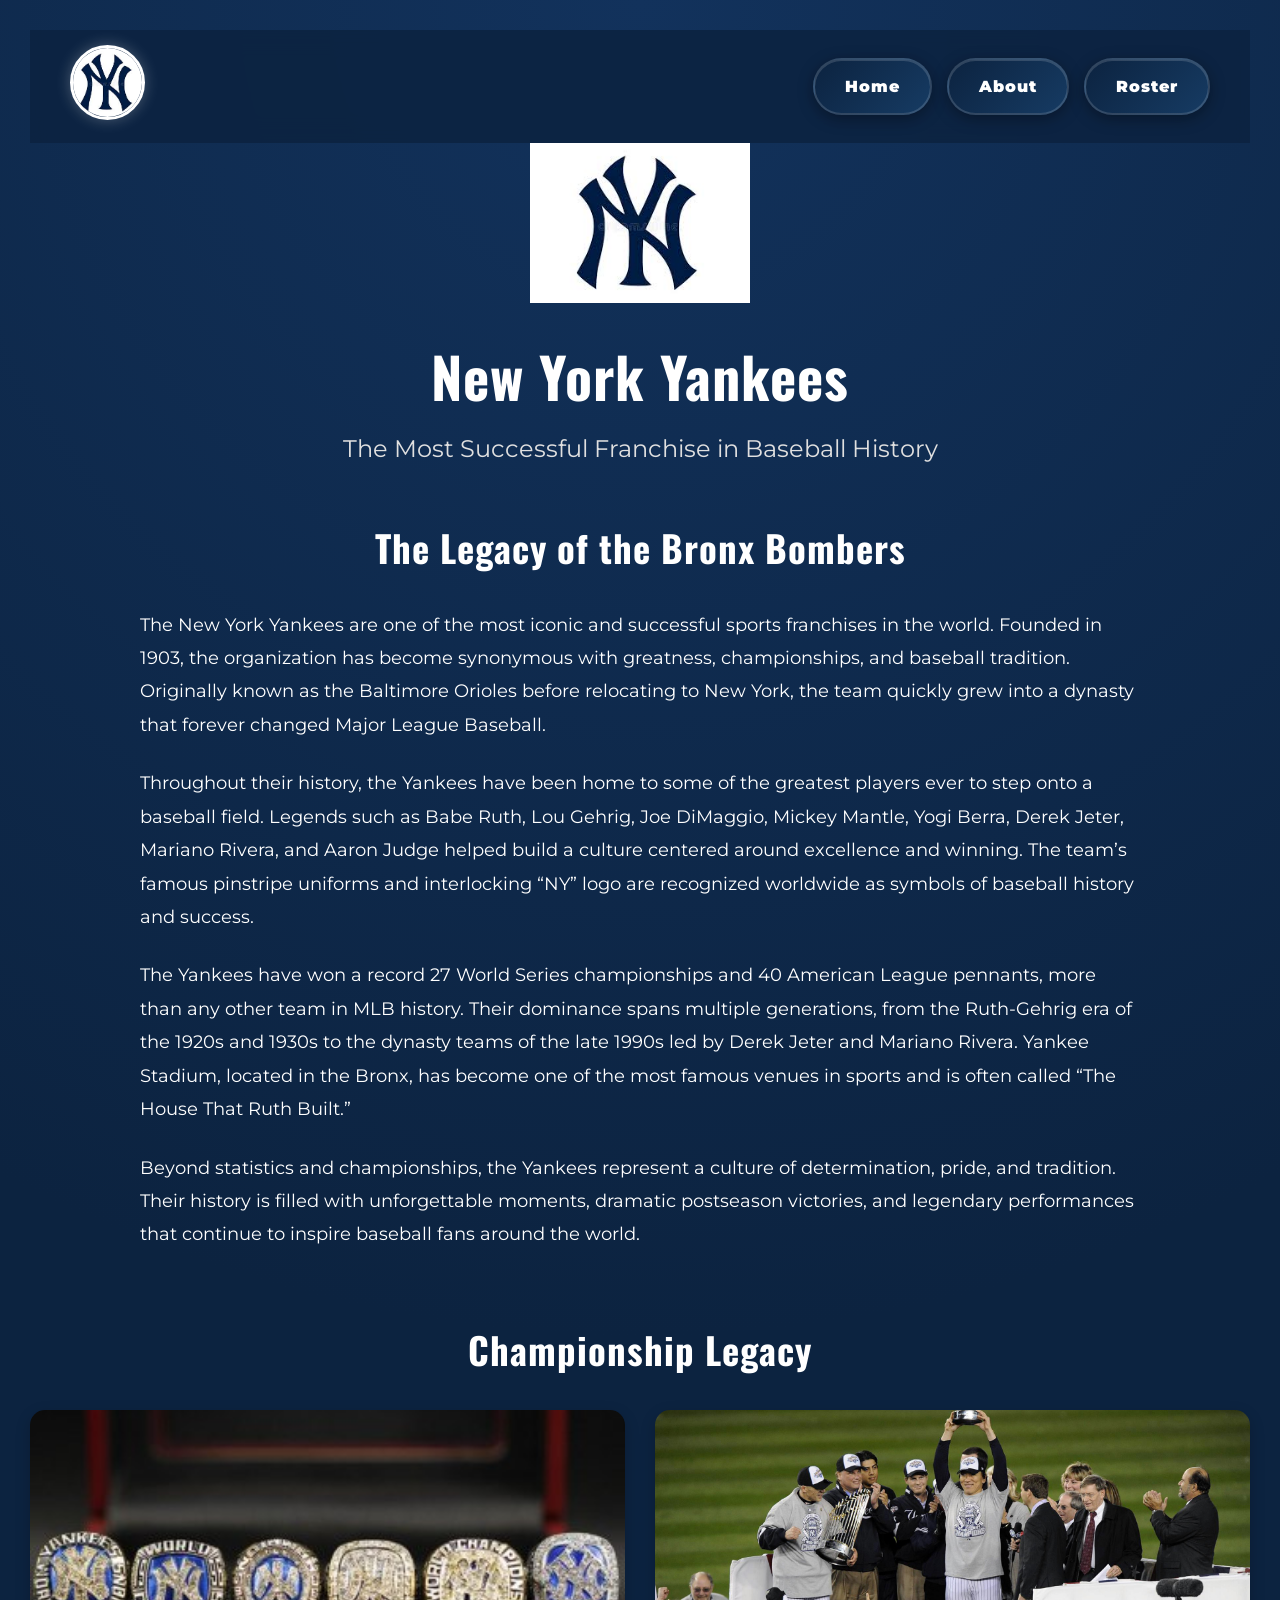
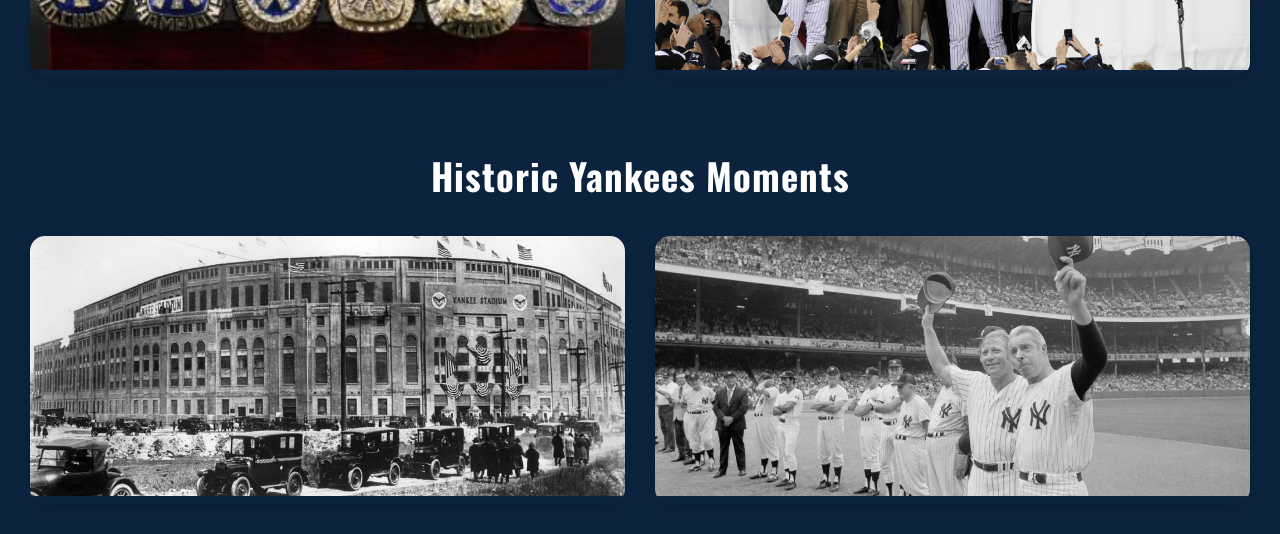
<file: about.html>
<!doctype html>
<html lang="en-us">

<head>
    <meta charset="utf-8">
    <meta name="viewport" content="width=device-width, initial-scale=1">
    <link rel="preconnect" href="https://fonts.googleapis.com">
<link rel="preconnect" href="https://fonts.gstatic.com" crossorigin>

<link href="https://fonts.googleapis.com/css2?family=Oswald:wght@400;500;700&family=Montserrat:wght@300;400;500;700;900&display=swap" rel="stylesheet">

    <title>About The Yankees</title>

    <link rel="stylesheet" href="style.css">
</head>
<script src="script.js"></script>

<body>

    <div class="about-page">

        <!-- NAVIGATION -->

       <nav class="top-nav">

    <div class="nav-left">

        <a href="index.html"><img src="yanks.jpg" alt="Yankees Logo" class="nav-logo"> </a>

    </div>

    <div class="nav-right">

        <a href="index.html" class="nav-btn">Home</a>

        <a href="about.html" class="nav-btn">About</a>

        <a href="roster.html" class="nav-btn">Roster</a>

    </div>

</nav>

        <!-- HERO SECTION -->

        <section class="about-hero">

            <img src="yanks.jpg" alt="Yankees Logo" class="about-logo">

            <h1>New York Yankees</h1>

            <p class="hero-subtitle">
                The Most Successful Franchise in Baseball History
            </p>

        </section>

        <!-- HISTORY SECTION -->

        <section class="history-section">

            <h2>The Legacy of the Bronx Bombers</h2>

            <p>
                The New York Yankees are one of the most iconic and successful sports
                franchises in the world. Founded in 1903, the organization has become
                synonymous with greatness, championships, and baseball tradition.
                Originally known as the Baltimore Orioles before relocating to New York,
                the team quickly grew into a dynasty that forever changed Major League
                Baseball.
            </p>

            <p>
                Throughout their history, the Yankees have been home to some of the
                greatest players ever to step onto a baseball field. Legends such as
                Babe Ruth, Lou Gehrig, Joe DiMaggio, Mickey Mantle, Yogi Berra,
                Derek Jeter, Mariano Rivera, and Aaron Judge helped build a culture
                centered around excellence and winning. The team’s famous pinstripe
                uniforms and interlocking “NY” logo are recognized worldwide as symbols
                of baseball history and success.
            </p>

            <p>
                The Yankees have won a record 27 World Series championships and
                40 American League pennants, more than any other team in MLB history.
                Their dominance spans multiple generations, from the Ruth-Gehrig era
                of the 1920s and 1930s to the dynasty teams of the late 1990s led by
                Derek Jeter and Mariano Rivera. Yankee Stadium, located in the Bronx,
                has become one of the most famous venues in sports and is often called
                “The House That Ruth Built.”
            </p>

            <p>
                Beyond statistics and championships, the Yankees represent a culture
                of determination, pride, and tradition. Their history is filled with
                unforgettable moments, dramatic postseason victories, and legendary
                performances that continue to inspire baseball fans around the world.
            </p>

        </section>

        <!-- CHAMPIONSHIP RINGS -->

        <section class="image-section">

            <h2>Championship Legacy</h2>

            <div class="image-gallery">

                <div class="history-card">
                    <img src="rings.jpg" alt="World Series Ring">
                </div>

                <div class="history-card">
                    <img src="new.jpg" alt="Championship Ring">
                </div>

            </div>

        </section>

        <!-- HISTORIC PHOTOS -->

        <section class="image-section">

            <h2>Historic Yankees Moments</h2>

            <div class="image-gallery">

                <div class="history-card">
                    <img src="stadium.jpg" alt="Historic Yankees">
                </div>

                <div class="history-card">
                    <img src="field.jpg" alt="Yankee Stadium">
                </div>

            </div>

        </section>

    </div>

</body>

</html>
</file>
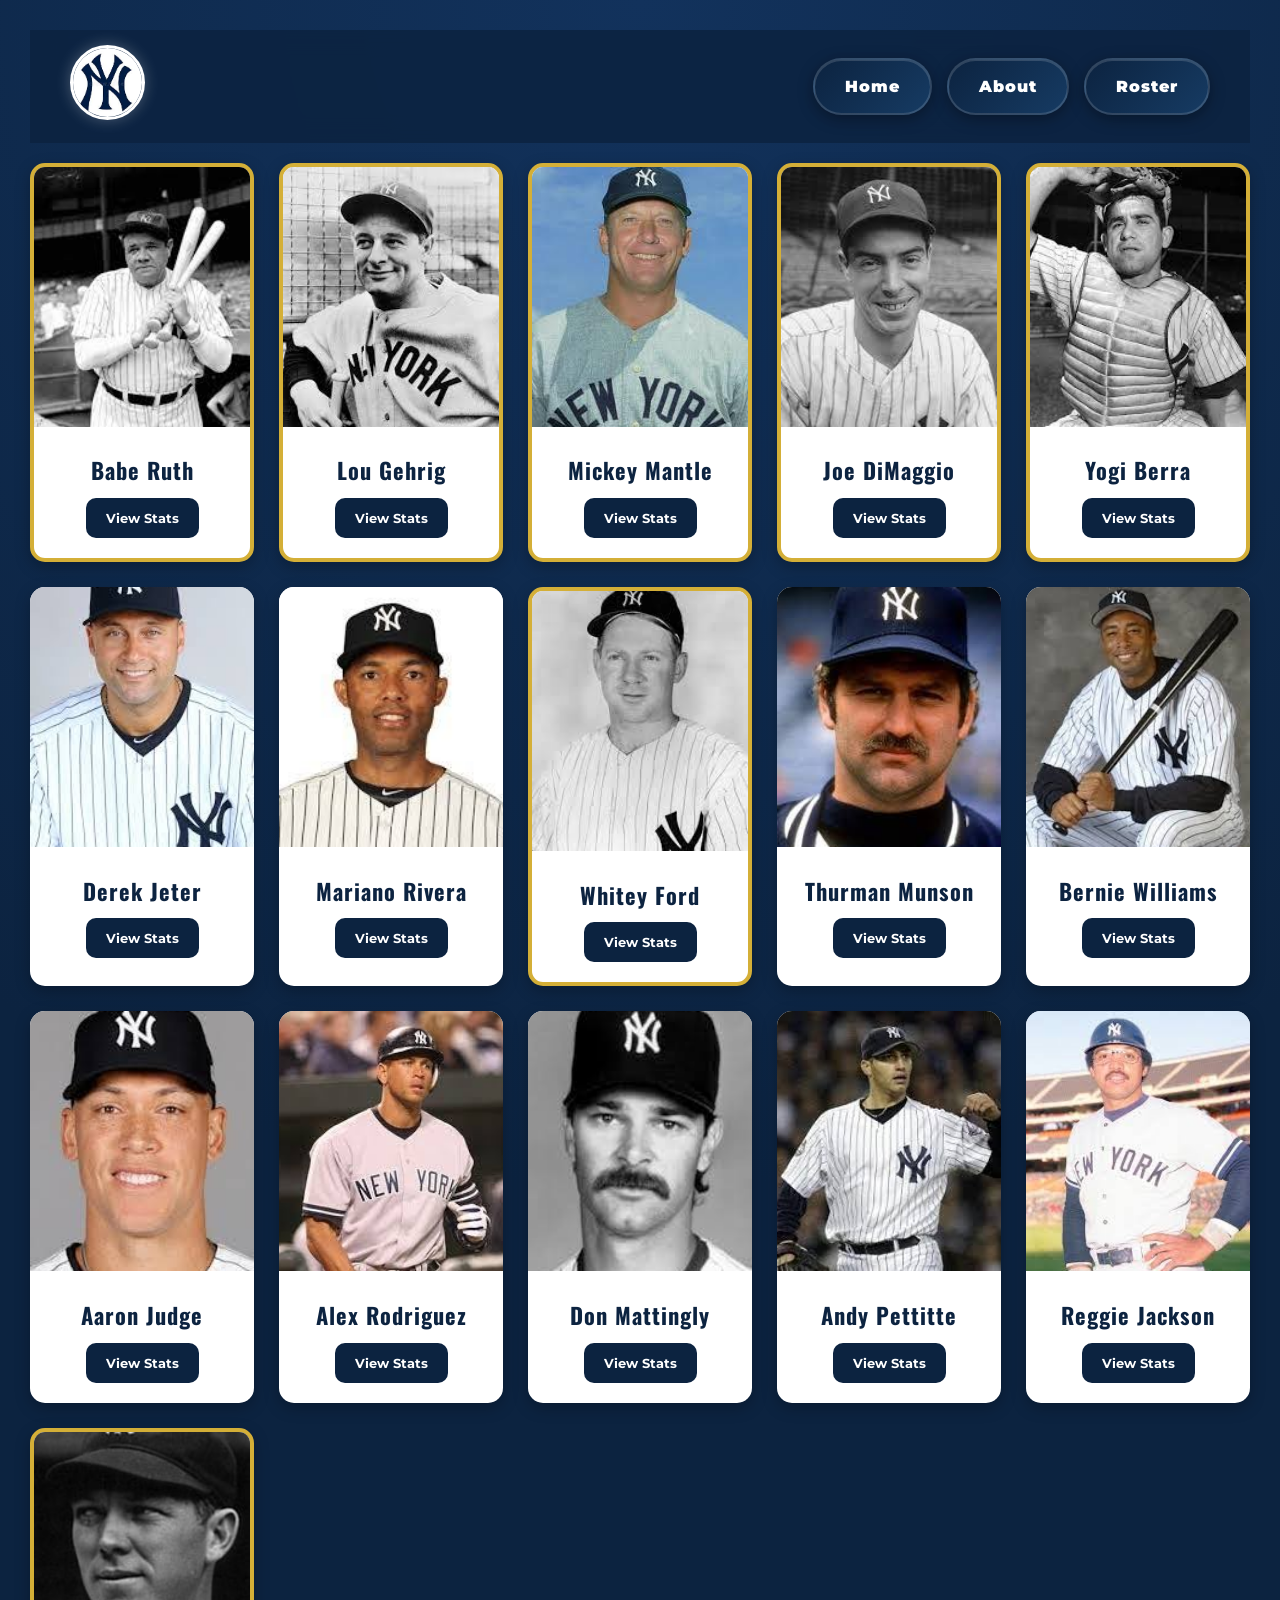
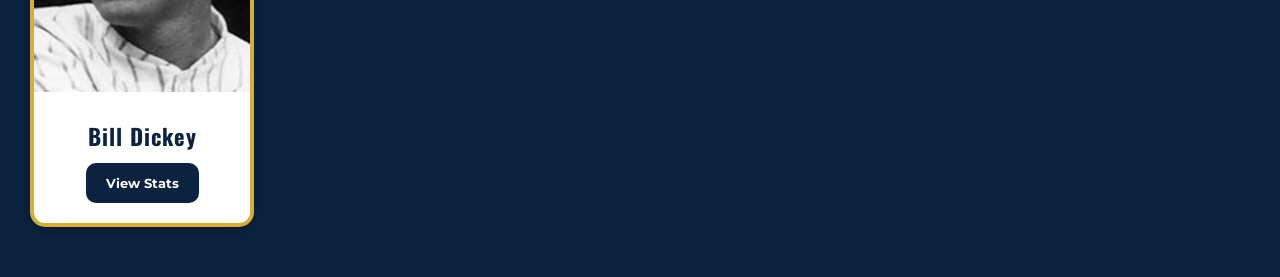
<file: roster.html>
<!doctype html>
<html lang="en-us">
  <head>
    <meta charset="utf-8" />
    <meta name="viewport" content="width=device-width, initial-scale=1" />

    <title>Top 15 Yankees Stats</title>

    <link
      href="https://fonts.googleapis.com/css?family=Martel+Sans:400,900"
      rel="stylesheet"
    />
    <link rel="stylesheet" href="style.css">
    <link rel="preconnect" href="https://fonts.googleapis.com">
<link rel="preconnect" href="https://fonts.gstatic.com" crossorigin>

<link href="https://fonts.googleapis.com/css2?family=Oswald:wght@400;500;700&family=Montserrat:wght@300;400;500;700;900&display=swap" rel="stylesheet">
  </head>

  <body>
    <div class="outer-wrapper">
      <nav class="top-nav">

    <div class="nav-left">

      <a href="index.html"><img src="yanks.jpg" alt="Yankees Logo" class="nav-logo"> </a>

    </div>

    <div class="nav-right">

        <a href="index.html" class="nav-btn">Home</a>

        <a href="about.html" class="nav-btn">About</a>

        <a href="roster.html" class="nav-btn">Roster</a>

    </div>

</nav>


      <!-- PLAYER CARD GALLERY -->
<div class="gallery" id="player-gallery"></div>

<!-- PLAYER MODAL -->

<div id="player-modal" class="modal">

  <div class="modal-content">

    <span class="close-btn" onclick="closeModal()">&times;</span>

    <img id="info-pic" src="yanks.jpg" alt="Player Image">

    <h2 id="info-name">Player Name</h2>

    <p><strong>Position:</strong> <span id="info-position"></span></p>

    <p><strong>World Series Wins:</strong> <span id="info-wins"></span></p>

    <p><strong>All-Star Selections:</strong> <span id="info-selections"></span></p>

    <p><strong>Best Stat 1:</strong> <span id="info-bs1"></span></p>

    <p><strong>Best Stat 2:</strong> <span id="info-bs2"></span></p>

    <p><strong>Best Stat 3:</strong> <span id="info-bs3"></span></p>

    <p><strong>Hometown:</strong> <span id="info-hometown"></span></p>

    <p><strong>Nickname:</strong> <span id="info-nickname"></span></p>

  </div>

</div>
  </body>

<script src="player-data.js"></script>
<script src="script.js"></script>
</html>
</file>
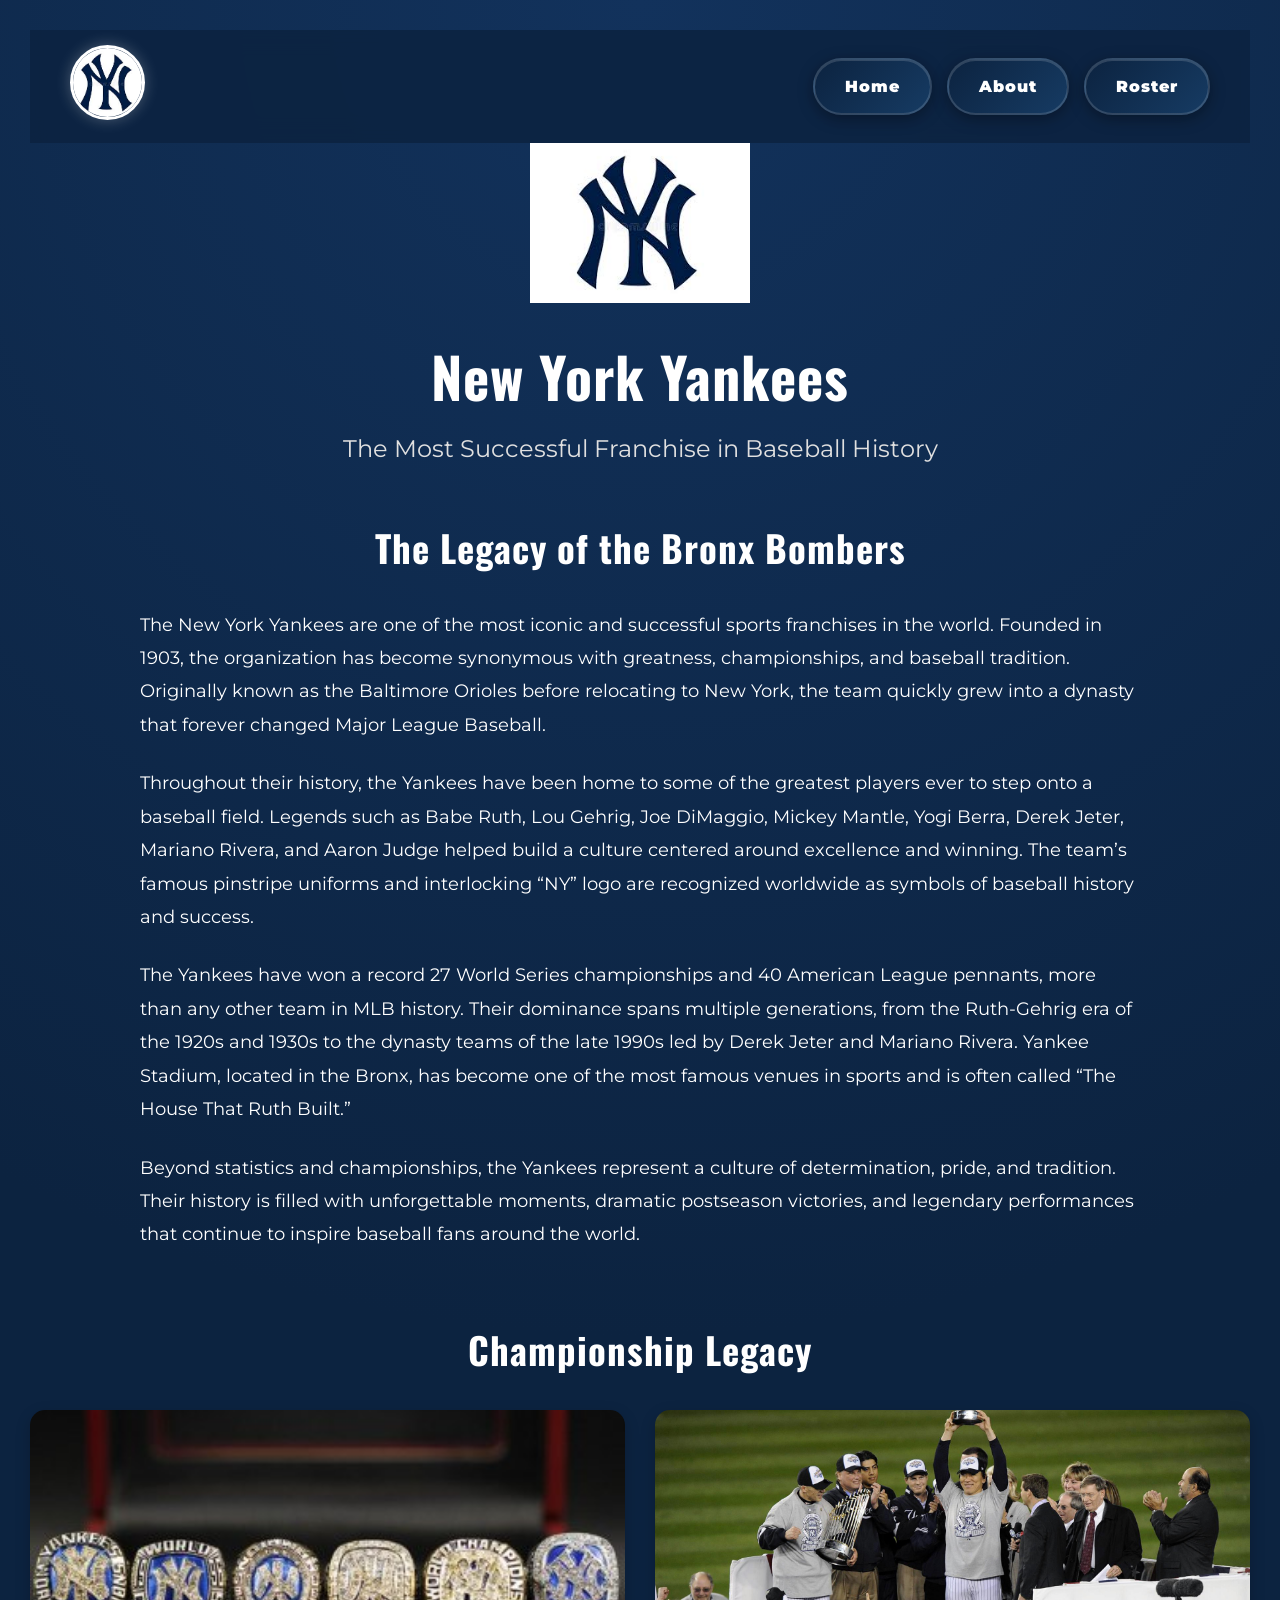
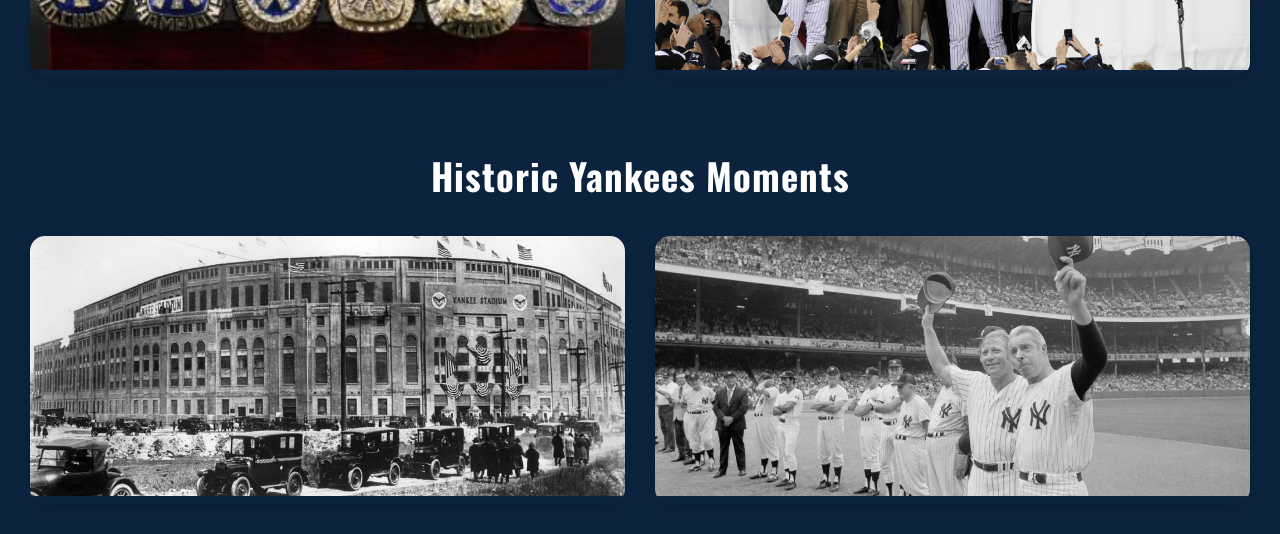
<file: html/about.html>
<!doctype html>
<html lang="en-us">

<head>
    <meta charset="utf-8">
    <meta name="viewport" content="width=device-width, initial-scale=1">
    <link rel="preconnect" href="https://fonts.googleapis.com">
<link rel="preconnect" href="https://fonts.gstatic.com" crossorigin>

<link href="https://fonts.googleapis.com/css2?family=Oswald:wght@400;500;700&family=Montserrat:wght@300;400;500;700;900&display=swap" rel="stylesheet">

    <title>About The Yankees</title>

    <link rel="stylesheet" href="../css/style.css">
</head>

<body>

    <div class="about-page">

        <!-- NAVIGATION -->

       <nav class="top-nav">

    <div class="nav-left">

        <a href="index.html"><img src="../img/yanks.jpg" alt="Yankees Logo" class="nav-logo"> </a>

    </div>

    <div class="nav-right">

        <a href="index.html" class="nav-btn">Home</a>

        <a href="about.html" class="nav-btn">About</a>

        <a href="roster.html" class="nav-btn">Roster</a>

    </div>

</nav>

        <!-- HERO SECTION -->

        <section class="about-hero">

            <img src="../img/yanks.jpg" alt="Yankees Logo" class="about-logo">

            <h1>New York Yankees</h1>

            <p class="hero-subtitle">
                The Most Successful Franchise in Baseball History
            </p>

        </section>

        <!-- HISTORY SECTION -->

        <section class="history-section">

            <h2>The Legacy of the Bronx Bombers</h2>

            <p>
                The New York Yankees are one of the most iconic and successful sports
                franchises in the world. Founded in 1903, the organization has become
                synonymous with greatness, championships, and baseball tradition.
                Originally known as the Baltimore Orioles before relocating to New York,
                the team quickly grew into a dynasty that forever changed Major League
                Baseball.
            </p>

            <p>
                Throughout their history, the Yankees have been home to some of the
                greatest players ever to step onto a baseball field. Legends such as
                Babe Ruth, Lou Gehrig, Joe DiMaggio, Mickey Mantle, Yogi Berra,
                Derek Jeter, Mariano Rivera, and Aaron Judge helped build a culture
                centered around excellence and winning. The team’s famous pinstripe
                uniforms and interlocking “NY” logo are recognized worldwide as symbols
                of baseball history and success.
            </p>

            <p>
                The Yankees have won a record 27 World Series championships and
                40 American League pennants, more than any other team in MLB history.
                Their dominance spans multiple generations, from the Ruth-Gehrig era
                of the 1920s and 1930s to the dynasty teams of the late 1990s led by
                Derek Jeter and Mariano Rivera. Yankee Stadium, located in the Bronx,
                has become one of the most famous venues in sports and is often called
                “The House That Ruth Built.”
            </p>

            <p>
                Beyond statistics and championships, the Yankees represent a culture
                of determination, pride, and tradition. Their history is filled with
                unforgettable moments, dramatic postseason victories, and legendary
                performances that continue to inspire baseball fans around the world.
            </p>

        </section>

        <!-- CHAMPIONSHIP RINGS -->

        <section class="image-section">

            <h2>Championship Legacy</h2>

            <div class="image-gallery">

                <div class="history-card">
                    <img src="../img/rings.jpg" alt="World Series Ring">
                </div>

                <div class="history-card">
                    <img src="../img/new.jpg" alt="Championship Ring">
                </div>

            </div>

        </section>

        <!-- HISTORIC PHOTOS -->

        <section class="image-section">

            <h2>Historic Yankees Moments</h2>

            <div class="image-gallery">

                <div class="history-card">
                    <img src="../img/stadium.jpg" alt="Historic Yankees">
                </div>

                <div class="history-card">
                    <img src="../img/field.jpg" alt="Yankee Stadium">
                </div>

            </div>

        </section>

    </div>

</body>

</html>
</file>
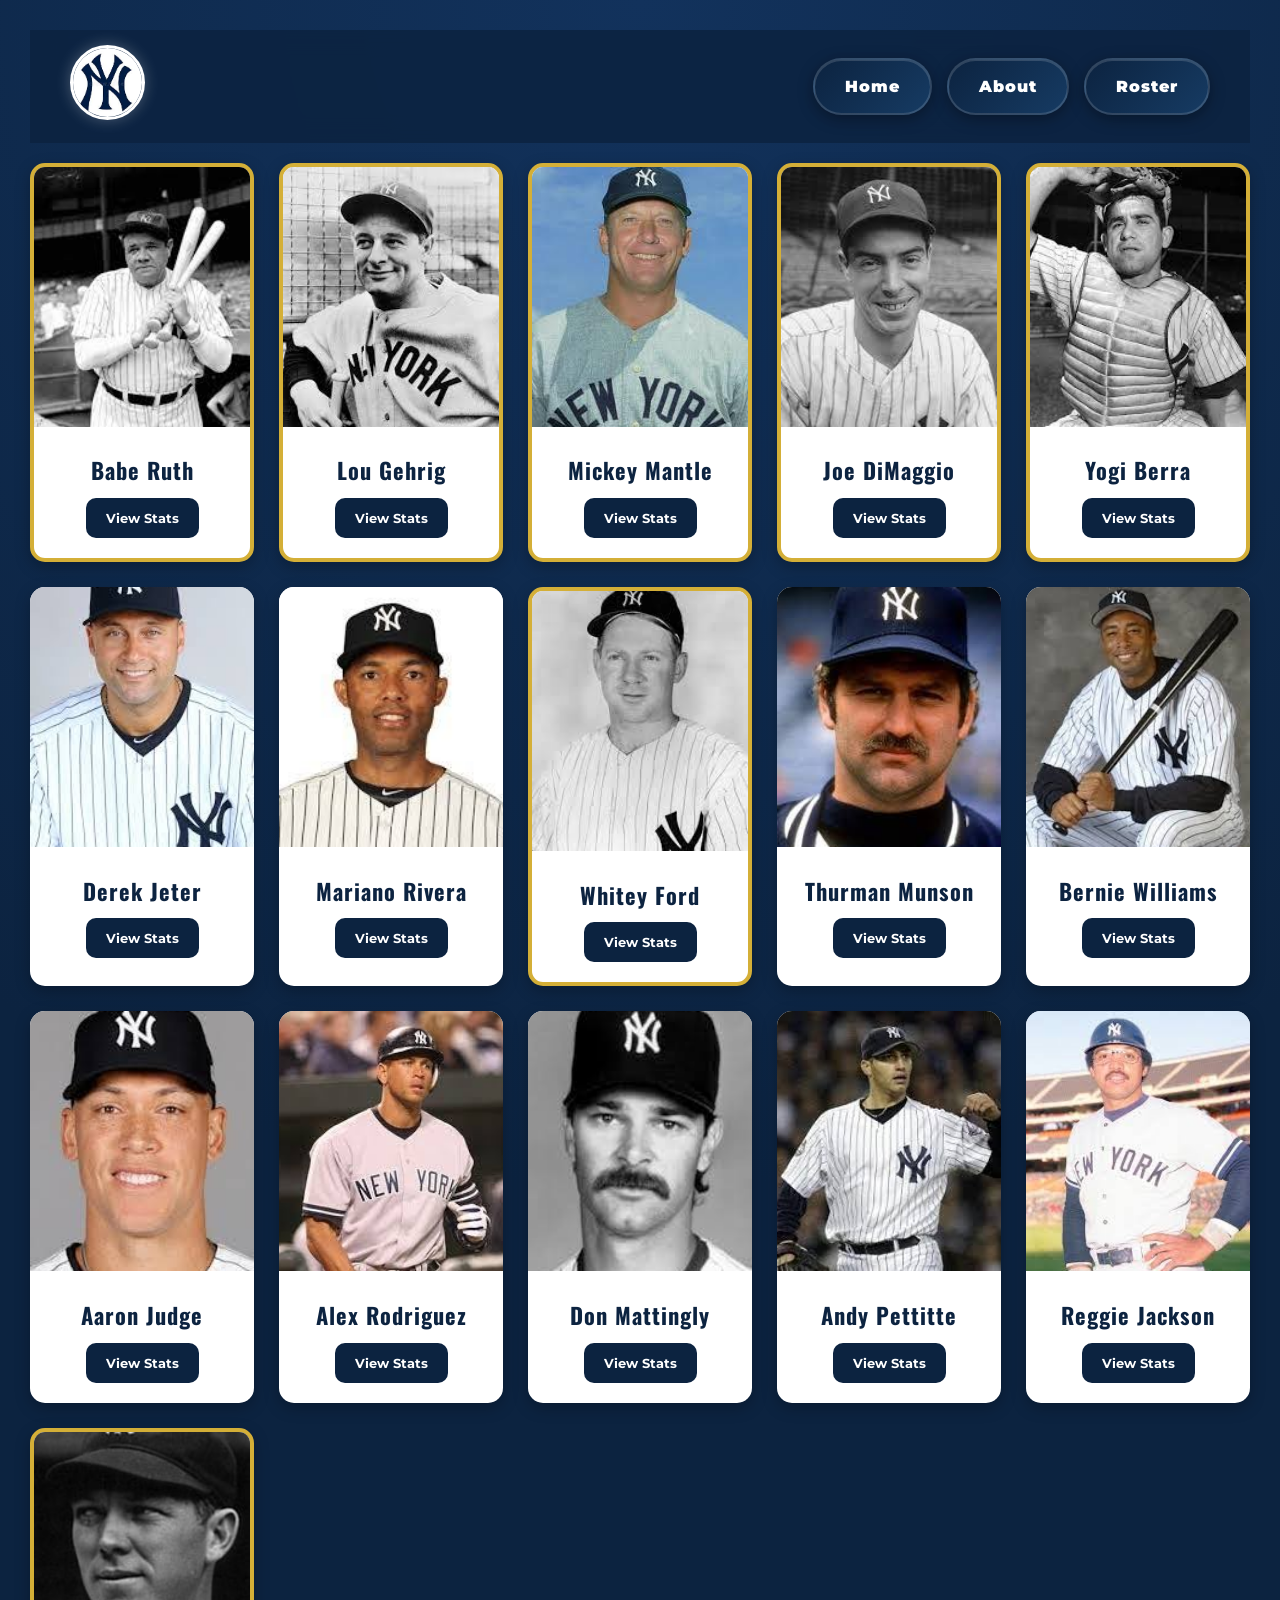
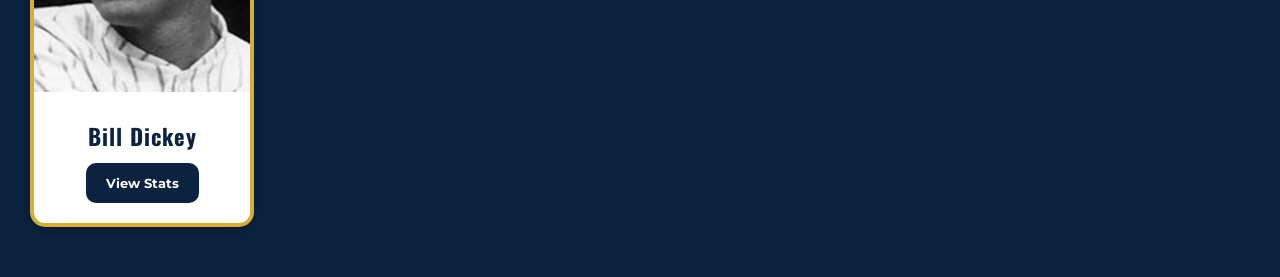
<file: html/roster.html>
<!doctype html>
<html lang="en-us">
  <head>
    <meta charset="utf-8" />
    <meta name="viewport" content="width=device-width, initial-scale=1" />

    <title>Top 15 Yankees Stats</title>

    <link
      href="https://fonts.googleapis.com/css?family=Martel+Sans:400,900"
      rel="stylesheet"
    />
    <link rel="stylesheet" href="../css/style.css">
    <link rel="preconnect" href="https://fonts.googleapis.com">
<link rel="preconnect" href="https://fonts.gstatic.com" crossorigin>

<link href="https://fonts.googleapis.com/css2?family=Oswald:wght@400;500;700&family=Montserrat:wght@300;400;500;700;900&display=swap" rel="stylesheet">
  </head>

  <body>
    <div class="outer-wrapper">
      <nav class="top-nav">

    <div class="nav-left">

      <a href="index.html"><img src="../img/yanks.jpg" alt="Yankees Logo" class="nav-logo"> </a>

    </div>

    <div class="nav-right">

        <a href="index.html" class="nav-btn">Home</a>

        <a href="about.html" class="nav-btn">About</a>

        <a href="roster.html" class="nav-btn">Roster</a>

    </div>

</nav>


      <!-- PLAYER CARD GALLERY -->
<div class="gallery" id="player-gallery"></div>

<!-- PLAYER MODAL -->

<div id="player-modal" class="modal">

  <div class="modal-content">

    <span class="close-btn" onclick="closeModal()">&times;</span>

    <img id="info-pic" src="../img/yanks.jpg" alt="Player Image">

    <h2 id="info-name">Player Name</h2>

    <p><strong>Position:</strong> <span id="info-position"></span></p>

    <p><strong>World Series Wins:</strong> <span id="info-wins"></span></p>

    <p><strong>All-Star Selections:</strong> <span id="info-selections"></span></p>

    <p><strong>Best Stat 1:</strong> <span id="info-bs1"></span></p>

    <p><strong>Best Stat 2:</strong> <span id="info-bs2"></span></p>

    <p><strong>Best Stat 3:</strong> <span id="info-bs3"></span></p>

    <p><strong>Hometown:</strong> <span id="info-hometown"></span></p>

    <p><strong>Nickname:</strong> <span id="info-nickname"></span></p>

  </div>

</div>
  </body>

<script src="../js/player-data.js"></script>
<script src="../js/script.js"></script>
</html>
</file>
<file: style.css>
/* =========================================
   GLOBAL STYLES
========================================= */

* {
    margin: 0;
    padding: 0;
    box-sizing: border-box;
}

body {
    font-family: 'Montserrat', sans-serif;
    color: white;
    line-height: 1.6;

    /* GLOBAL BACKGROUND (ALL PAGES SAME) */
    background: radial-gradient(circle at top, #12325c, #0C2340 60%);
}

/* HEADINGS */

.hero-title,
.about-hero h1,
.legacy-section h2,
.history-section h2,
.image-section h2,
.feature-card h3,
.player-card h3,
.modal-content h2 {

    font-family: 'Oswald', sans-serif;

    letter-spacing: 1px;
}

/* NAV BUTTONS */

.nav-btn {

    font-family: 'Montserrat', sans-serif;
}

/* PLAYER BUTTONS */

.player-card button {

    font-family: 'Montserrat', sans-serif;
}

/* =========================================
   NAVIGATION
========================================= */

/* =========================================
   NAVBAR
========================================= */

.top-nav {
    width: 100%;
    display: flex;
    justify-content: space-between;
    align-items: center;

    padding: 15px 40px;

    background: rgba(12, 35, 64, 0.85);
    backdrop-filter: blur(12px);

    position: sticky;
    top: 0;
    z-index: 999;

    transition: 0.3s ease;
}

.top-nav.scrolled {
    background: rgba(7, 20, 40, 0.95);
}

/* LEFT SIDE */

.nav-left {

    display: flex;

    align-items: center;
}

/* LOGO */

.nav-logo {

    width: 75px;

    height: 75px;

    object-fit: cover;

    border-radius: 50%;

    border: 3px solid white;

    box-shadow:
        0 0 15px rgba(255, 255, 255, 0.25);

    transition: 0.3s ease;
}

.nav-logo:hover {

    transform: scale(1.08) rotate(3deg);
}

/* RIGHT SIDE */

.nav-right {

    display: flex;

    align-items: center;

    gap: 15px;

    flex-wrap: wrap;
}

/* =========================================
   FANCY NAV BUTTONS
========================================= */

.nav-btn {

    position: relative;

    display: inline-block;

    padding: 14px 30px;

    border-radius: 50px;

    text-decoration: none;

    font-weight: 900;

    letter-spacing: 1px;

    font-size: 1rem;

    color: white;

    background: linear-gradient(135deg,
            #0C2340,
            #163b63);

    border: 2px solid rgba(255, 255, 255, 0.15);

    box-shadow:
        0 4px 15px rgba(0, 0, 0, 0.35),
        inset 0 1px 0 rgba(255, 255, 255, 0.15);

    overflow: hidden;

    transition: all 0.35s ease;
}

/* SHINE EFFECT */

.nav-btn::before {

    content: "";

    position: absolute;

    top: 0;
    left: -120%;

    width: 100%;
    height: 100%;

    background: linear-gradient(120deg,
            transparent,
            rgba(255, 255, 255, 0.4),
            transparent);

    transition: 0.6s;
}

/* HOVER */

.nav-btn:hover {

    transform:
        translateY(-4px) scale(1.05);

    background: linear-gradient(135deg,
            #163b63,
            #1f4f82);

    box-shadow:
        0 10px 25px rgba(0, 0, 0, 0.45);

    border-color: rgba(255, 255, 255, 0.35);
}

/* SHINE MOVE */

.nav-btn:hover::before {

    left: 120%;
}

/* MOBILE */

@media (max-width: 768px) {

    .top-nav {

        flex-direction: column;

        gap: 20px;

        padding: 20px;
    }

    .nav-right {

        justify-content: center;
    }

    .nav-logo {

        width: 65px;
        height: 65px;
    }
}

/* =========================================
   HOME PAGE HERO
========================================= */

.hero {
    height: 100vh;

    background-image:
        linear-gradient(rgba(0, 0, 0, 0.65), rgba(0, 0, 0, 0.65)),
        url("../img/stadium-placeholder.jpg");

    background-size: cover;
    background-position: center;

    display: flex;
    justify-content: center;
    align-items: center;

    text-align: center;
}

.hero-overlay {
    padding: 20px;
}

.hero-logo {
    width: 220px;
    margin-bottom: 25px;

    animation: floatLogo 3s ease-in-out infinite;
}

.hero-title {
    font-size: 5rem;
    letter-spacing: 4px;
    margin-bottom: 15px;
}

.hero-subtitle {
    font-size: 1.5rem;
    margin-bottom: 35px;
    color: #e0e0e0;
}

.hero-buttons {
    display: flex;
    justify-content: center;
    gap: 20px;
    flex-wrap: wrap;
}

.hero-btn {
    background: white;
    color: #0C2340;
    padding: 15px 30px;
    border-radius: 10px;
    text-decoration: none;
    font-weight: bold;
    transition: 0.3s ease;
}

.hero-btn:hover {
    background: #d9d9d9;
    transform: scale(1.05);
}

/* =========================================
   FLOAT ANIMATION
========================================= */

@keyframes floatLogo {

    0% {
        transform: translateY(0px);
    }

    50% {
        transform: translateY(-10px);
    }

    100% {
        transform: translateY(0px);
    }
}

/* =========================================
   LEGACY SECTION
========================================= */

.legacy-section {
    background: #0C2340;
    text-align: center;
    padding: 80px 20px;
}

.legacy-section h2 {
    font-size: 2.7rem;
    margin-bottom: 25px;
}

.legacy-section p {
    max-width: 900px;
    margin: auto;
    font-size: 1.1rem;
    line-height: 1.9;
}

/* =========================================
   FEATURE SECTION
========================================= */

.feature-section {
    display: grid;

    grid-template-columns:
        repeat(auto-fit, minmax(280px, 1fr));

    gap: 30px;

    padding: 70px 40px;

    background: #f4f4f4;
}

.feature-card {
    background: white;
    color: #0C2340;

    border-radius: 15px;

    padding: 35px;

    text-align: center;

    box-shadow: 0 5px 15px rgba(0, 0, 0, 0.15);

    transition: 0.3s ease;
}

.feature-card:hover {
    transform: translateY(-8px) scale(1.02);
}

.feature-card h3 {
    font-size: 1.6rem;
    margin-bottom: 20px;
}

.feature-card p {
    color: #333;
    line-height: 1.7;
}

/* =========================================
   ABOUT PAGE
========================================= */

.about-page {
    padding: 30px;
}

.about-hero {
    text-align: center;
    margin-bottom: 50px;
}

.about-logo {
    width: 220px;
    margin-bottom: 20px;
}

.about-hero h1 {
    font-size: 3.5rem;
    margin-bottom: 10px;
}

.history-section {
    max-width: 1000px;
    margin: auto;
}

.history-section h2 {
    text-align: center;
    margin-bottom: 30px;
    font-size: 2.3rem;
}

.history-section p {
    margin-bottom: 25px;
    line-height: 1.9;
    font-size: 1.1rem;
}

/* =========================================
   IMAGE GALLERIES
========================================= */

.image-section {
    margin-top: 70px;
}

.image-section h2 {
    text-align: center;
    margin-bottom: 30px;
    font-size: 2.3rem;
}

.image-gallery {
    display: grid;

    grid-template-columns:
        repeat(auto-fit, minmax(300px, 1fr));

    gap: 30px;
}

.history-card {

    border-radius: 15px;

    overflow: hidden;

    box-shadow:
        0 5px 15px rgba(0, 0, 0, 0.2);

    transition: 0.3s ease;
}

.history-card:hover {
    transform: translateY(-8px) scale(1.02);}

.history-card img {
    width: 100%;
    height: 260px;
    object-fit: cover;
}

/* =========================================
   ROSTER PAGE
========================================= */

.outer-wrapper {
    padding: 30px;
}

.gallery {
    display: grid;

    grid-template-columns:
        repeat(auto-fit, minmax(220px, 1fr));

    gap: 25px;

    padding: 20px 0;
}

/* PLAYER CARD */

.player-card {
    background: white;

    color: #0C2340;

    border-radius: 15px;

    overflow: hidden;

    text-align: center;

    box-shadow: 0 5px 15px rgba(0, 0, 0, 0.25);

    transition: 0.3s ease;

    position: relative;
}

.player-card:hover {
    transform: translateY(-8px) scale(1.02);}

/* LEGEND STYLE */

.legend-card {
    border: 4px solid #D4AF37;
}

.legend-badge {
    position: absolute;

    top: 12px;
    left: 12px;

    background: #D4AF37;
    color: #0C2340;

    padding: 6px 12px;

    border-radius: 20px;

    font-size: 0.8rem;
    font-weight: bold;
}

/* PLAYER IMAGE */

.player-card img {
    width: 100%;
    height: 260px;
    object-fit: cover;
}

/* PLAYER NAME */

.player-card h3 {
    margin: 18px 0 10px;
    font-size: 1.4rem;
}

/* BUTTON */

.player-card button {
    background: #0C2340;
    color: white;

    border: none;

    padding: 12px 20px;

    border-radius: 10px;

    margin-bottom: 20px;

    cursor: pointer;

    font-weight: bold;

    transition: 0.3s ease;
}

.player-card button:hover {
    background: #163b63;
    transform: scale(1.05);
}

/* =========================================
   FILTER BUTTONS
========================================= */

.filter-buttons {
    text-align: center;
    margin-bottom: 30px;
}

.filter-buttons button {
    background: white;
    color: #0C2340;

    border: none;

    padding: 12px 22px;

    margin: 8px;

    border-radius: 10px;

    font-weight: bold;

    cursor: pointer;

    transition: 0.3s ease;
}

.filter-buttons button:hover {
    background: #d9d9d9;
}

/* =========================================
   MODAL
========================================= */

.modal {
    display: none;

    position: fixed;

    z-index: 1000;

    left: 0;
    top: 0;

    width: 100%;
    height: 100%;

    background: rgba(0, 0, 0, 0.8);

    justify-content: center;
    align-items: center;

    padding: 20px;
}

.modal-content {
    background: white;

    color: #0C2340;

    width: 90%;
    max-width: 550px;

    border-radius: 18px;

    padding: 35px;

    position: relative;

    text-align: center;

    animation: modalFade 0.3s ease;
}

/* MODAL ANIMATION */

@keyframes modalFade {

    from {
        opacity: 0;
        transform: translateY(-20px);
    }

    to {
        opacity: 1;
        transform: translateY(0);
    }
}

/* CLOSE BUTTON */

.close-btn {
    position: absolute;

    top: 12px;
    right: 20px;

    font-size: 2rem;

    cursor: pointer;

    color: #0C2340;
}

/* MODAL IMAGE */

.modal-content img {
    width: 240px;
    border-radius: 15px;
    margin-bottom: 20px;
}

/* MODAL TITLE */

.modal-content h2 {
    margin-bottom: 20px;
    font-size: 2rem;
}

/* MODAL TEXT */

.modal-content p {
    margin-bottom: 12px;
    font-size: 1rem;
}

/* =========================================
   RESPONSIVE DESIGN
========================================= */

@media (max-width: 768px) {

    .hero-title {
        font-size: 3rem;
    }

    .hero-subtitle {
        font-size: 1.2rem;
    }

    .hero-logo {
        width: 160px;
    }

    .about-hero h1 {
        font-size: 2.5rem;
    }

    .legacy-section h2,
    .history-section h2,
    .image-section h2 {
        font-size: 2rem;
    }

    .modal-content {
        padding: 25px;
    }
}
</file>
<file: css/style.css>
/* =========================================
   GLOBAL STYLES
========================================= */

* {
    margin: 0;
    padding: 0;
    box-sizing: border-box;
}

body {
    font-family: 'Montserrat', sans-serif;
    color: white;
    line-height: 1.6;

    /* GLOBAL BACKGROUND (ALL PAGES SAME) */
    background: radial-gradient(circle at top, #12325c, #0C2340 60%);
}

/* HEADINGS */

.hero-title,
.about-hero h1,
.legacy-section h2,
.history-section h2,
.image-section h2,
.feature-card h3,
.player-card h3,
.modal-content h2 {

    font-family: 'Oswald', sans-serif;

    letter-spacing: 1px;
}

/* NAV BUTTONS */

.nav-btn {

    font-family: 'Montserrat', sans-serif;
}

/* PLAYER BUTTONS */

.player-card button {

    font-family: 'Montserrat', sans-serif;
}

/* =========================================
   NAVIGATION
========================================= */

/* =========================================
   NAVBAR
========================================= */

.top-nav {
    width: 100%;
    display: flex;
    justify-content: space-between;
    align-items: center;

    padding: 15px 40px;

    background: rgba(12, 35, 64, 0.85);
    backdrop-filter: blur(12px);

    position: sticky;
    top: 0;
    z-index: 999;

    transition: 0.3s ease;
}

.top-nav.scrolled {
    background: rgba(7, 20, 40, 0.95);
}

/* LEFT SIDE */

.nav-left {

    display: flex;

    align-items: center;
}

/* LOGO */

.nav-logo {

    width: 75px;

    height: 75px;

    object-fit: cover;

    border-radius: 50%;

    border: 3px solid white;

    box-shadow:
        0 0 15px rgba(255, 255, 255, 0.25);

    transition: 0.3s ease;
}

.nav-logo:hover {

    transform: scale(1.08) rotate(3deg);
}

/* RIGHT SIDE */

.nav-right {

    display: flex;

    align-items: center;

    gap: 15px;

    flex-wrap: wrap;
}

/* =========================================
   FANCY NAV BUTTONS
========================================= */

.nav-btn {

    position: relative;

    display: inline-block;

    padding: 14px 30px;

    border-radius: 50px;

    text-decoration: none;

    font-weight: 900;

    letter-spacing: 1px;

    font-size: 1rem;

    color: white;

    background: linear-gradient(135deg,
            #0C2340,
            #163b63);

    border: 2px solid rgba(255, 255, 255, 0.15);

    box-shadow:
        0 4px 15px rgba(0, 0, 0, 0.35),
        inset 0 1px 0 rgba(255, 255, 255, 0.15);

    overflow: hidden;

    transition: all 0.35s ease;
}

/* SHINE EFFECT */

.nav-btn::before {

    content: "";

    position: absolute;

    top: 0;
    left: -120%;

    width: 100%;
    height: 100%;

    background: linear-gradient(120deg,
            transparent,
            rgba(255, 255, 255, 0.4),
            transparent);

    transition: 0.6s;
}

/* HOVER */

.nav-btn:hover {

    transform:
        translateY(-4px) scale(1.05);

    background: linear-gradient(135deg,
            #163b63,
            #1f4f82);

    box-shadow:
        0 10px 25px rgba(0, 0, 0, 0.45);

    border-color: rgba(255, 255, 255, 0.35);
}

/* SHINE MOVE */

.nav-btn:hover::before {

    left: 120%;
}

/* MOBILE */

@media (max-width: 768px) {

    .top-nav {

        flex-direction: column;

        gap: 20px;

        padding: 20px;
    }

    .nav-right {

        justify-content: center;
    }

    .nav-logo {

        width: 65px;
        height: 65px;
    }
}

/* =========================================
   HOME PAGE HERO
========================================= */

.hero {
    height: 100vh;

    background-image:
        linear-gradient(rgba(0, 0, 0, 0.65), rgba(0, 0, 0, 0.65)),
        url("../img/stadium-placeholder.jpg");

    background-size: cover;
    background-position: center;

    display: flex;
    justify-content: center;
    align-items: center;

    text-align: center;
}

.hero-overlay {
    padding: 20px;
}

.hero-logo {
    width: 220px;
    margin-bottom: 25px;

    animation: floatLogo 3s ease-in-out infinite;
}

.hero-title {
    font-size: 5rem;
    letter-spacing: 4px;
    margin-bottom: 15px;
}

.hero-subtitle {
    font-size: 1.5rem;
    margin-bottom: 35px;
    color: #e0e0e0;
}

.hero-buttons {
    display: flex;
    justify-content: center;
    gap: 20px;
    flex-wrap: wrap;
}

.hero-btn {
    background: white;
    color: #0C2340;
    padding: 15px 30px;
    border-radius: 10px;
    text-decoration: none;
    font-weight: bold;
    transition: 0.3s ease;
}

.hero-btn:hover {
    background: #d9d9d9;
    transform: scale(1.05);
}

/* =========================================
   FLOAT ANIMATION
========================================= */

@keyframes floatLogo {

    0% {
        transform: translateY(0px);
    }

    50% {
        transform: translateY(-10px);
    }

    100% {
        transform: translateY(0px);
    }
}

/* =========================================
   LEGACY SECTION
========================================= */

.legacy-section {
    background: #0C2340;
    text-align: center;
    padding: 80px 20px;
}

.legacy-section h2 {
    font-size: 2.7rem;
    margin-bottom: 25px;
}

.legacy-section p {
    max-width: 900px;
    margin: auto;
    font-size: 1.1rem;
    line-height: 1.9;
}

/* =========================================
   FEATURE SECTION
========================================= */

.feature-section {
    display: grid;

    grid-template-columns:
        repeat(auto-fit, minmax(280px, 1fr));

    gap: 30px;

    padding: 70px 40px;

    background: #f4f4f4;
}

.feature-card {
    background: white;
    color: #0C2340;

    border-radius: 15px;

    padding: 35px;

    text-align: center;

    box-shadow: 0 5px 15px rgba(0, 0, 0, 0.15);

    transition: 0.3s ease;
}

.feature-card:hover {
    transform: translateY(-8px) scale(1.02);
}

.feature-card h3 {
    font-size: 1.6rem;
    margin-bottom: 20px;
}

.feature-card p {
    color: #333;
    line-height: 1.7;
}

/* =========================================
   ABOUT PAGE
========================================= */

.about-page {
    padding: 30px;
}

.about-hero {
    text-align: center;
    margin-bottom: 50px;
}

.about-logo {
    width: 220px;
    margin-bottom: 20px;
}

.about-hero h1 {
    font-size: 3.5rem;
    margin-bottom: 10px;
}

.history-section {
    max-width: 1000px;
    margin: auto;
}

.history-section h2 {
    text-align: center;
    margin-bottom: 30px;
    font-size: 2.3rem;
}

.history-section p {
    margin-bottom: 25px;
    line-height: 1.9;
    font-size: 1.1rem;
}

/* =========================================
   IMAGE GALLERIES
========================================= */

.image-section {
    margin-top: 70px;
}

.image-section h2 {
    text-align: center;
    margin-bottom: 30px;
    font-size: 2.3rem;
}

.image-gallery {
    display: grid;

    grid-template-columns:
        repeat(auto-fit, minmax(300px, 1fr));

    gap: 30px;
}

.history-card {

    border-radius: 15px;

    overflow: hidden;

    box-shadow:
        0 5px 15px rgba(0, 0, 0, 0.2);

    transition: 0.3s ease;
}

.history-card:hover {
    transform: translateY(-8px) scale(1.02);}

.history-card img {
    width: 100%;
    height: 260px;
    object-fit: cover;
}

/* =========================================
   ROSTER PAGE
========================================= */

.outer-wrapper {
    padding: 30px;
}

.gallery {
    display: grid;

    grid-template-columns:
        repeat(auto-fit, minmax(220px, 1fr));

    gap: 25px;

    padding: 20px 0;
}

/* PLAYER CARD */

.player-card {
    background: white;

    color: #0C2340;

    border-radius: 15px;

    overflow: hidden;

    text-align: center;

    box-shadow: 0 5px 15px rgba(0, 0, 0, 0.25);

    transition: 0.3s ease;

    position: relative;
}

.player-card:hover {
    transform: translateY(-8px) scale(1.02);}

/* LEGEND STYLE */

.legend-card {
    border: 4px solid #D4AF37;
}

.legend-badge {
    position: absolute;

    top: 12px;
    left: 12px;

    background: #D4AF37;
    color: #0C2340;

    padding: 6px 12px;

    border-radius: 20px;

    font-size: 0.8rem;
    font-weight: bold;
}

/* PLAYER IMAGE */

.player-card img {
    width: 100%;
    height: 260px;
    object-fit: cover;
}

/* PLAYER NAME */

.player-card h3 {
    margin: 18px 0 10px;
    font-size: 1.4rem;
}

/* BUTTON */

.player-card button {
    background: #0C2340;
    color: white;

    border: none;

    padding: 12px 20px;

    border-radius: 10px;

    margin-bottom: 20px;

    cursor: pointer;

    font-weight: bold;

    transition: 0.3s ease;
}

.player-card button:hover {
    background: #163b63;
    transform: scale(1.05);
}

/* =========================================
   FILTER BUTTONS
========================================= */

.filter-buttons {
    text-align: center;
    margin-bottom: 30px;
}

.filter-buttons button {
    background: white;
    color: #0C2340;

    border: none;

    padding: 12px 22px;

    margin: 8px;

    border-radius: 10px;

    font-weight: bold;

    cursor: pointer;

    transition: 0.3s ease;
}

.filter-buttons button:hover {
    background: #d9d9d9;
}

/* =========================================
   MODAL
========================================= */

.modal {
    display: none;

    position: fixed;

    z-index: 1000;

    left: 0;
    top: 0;

    width: 100%;
    height: 100%;

    background: rgba(0, 0, 0, 0.8);

    justify-content: center;
    align-items: center;

    padding: 20px;
}

.modal-content {
    background: white;

    color: #0C2340;

    width: 90%;
    max-width: 550px;

    border-radius: 18px;

    padding: 35px;

    position: relative;

    text-align: center;

    animation: modalFade 0.3s ease;
}

/* MODAL ANIMATION */

@keyframes modalFade {

    from {
        opacity: 0;
        transform: translateY(-20px);
    }

    to {
        opacity: 1;
        transform: translateY(0);
    }
}

/* CLOSE BUTTON */

.close-btn {
    position: absolute;

    top: 12px;
    right: 20px;

    font-size: 2rem;

    cursor: pointer;

    color: #0C2340;
}

/* MODAL IMAGE */

.modal-content img {
    width: 240px;
    border-radius: 15px;
    margin-bottom: 20px;
}

/* MODAL TITLE */

.modal-content h2 {
    margin-bottom: 20px;
    font-size: 2rem;
}

/* MODAL TEXT */

.modal-content p {
    margin-bottom: 12px;
    font-size: 1rem;
}

/* =========================================
   RESPONSIVE DESIGN
========================================= */

@media (max-width: 768px) {

    .hero-title {
        font-size: 3rem;
    }

    .hero-subtitle {
        font-size: 1.2rem;
    }

    .hero-logo {
        width: 160px;
    }

    .about-hero h1 {
        font-size: 2.5rem;
    }

    .legacy-section h2,
    .history-section h2,
    .image-section h2 {
        font-size: 2rem;
    }

    .modal-content {
        padding: 25px;
    }
}
</file>
